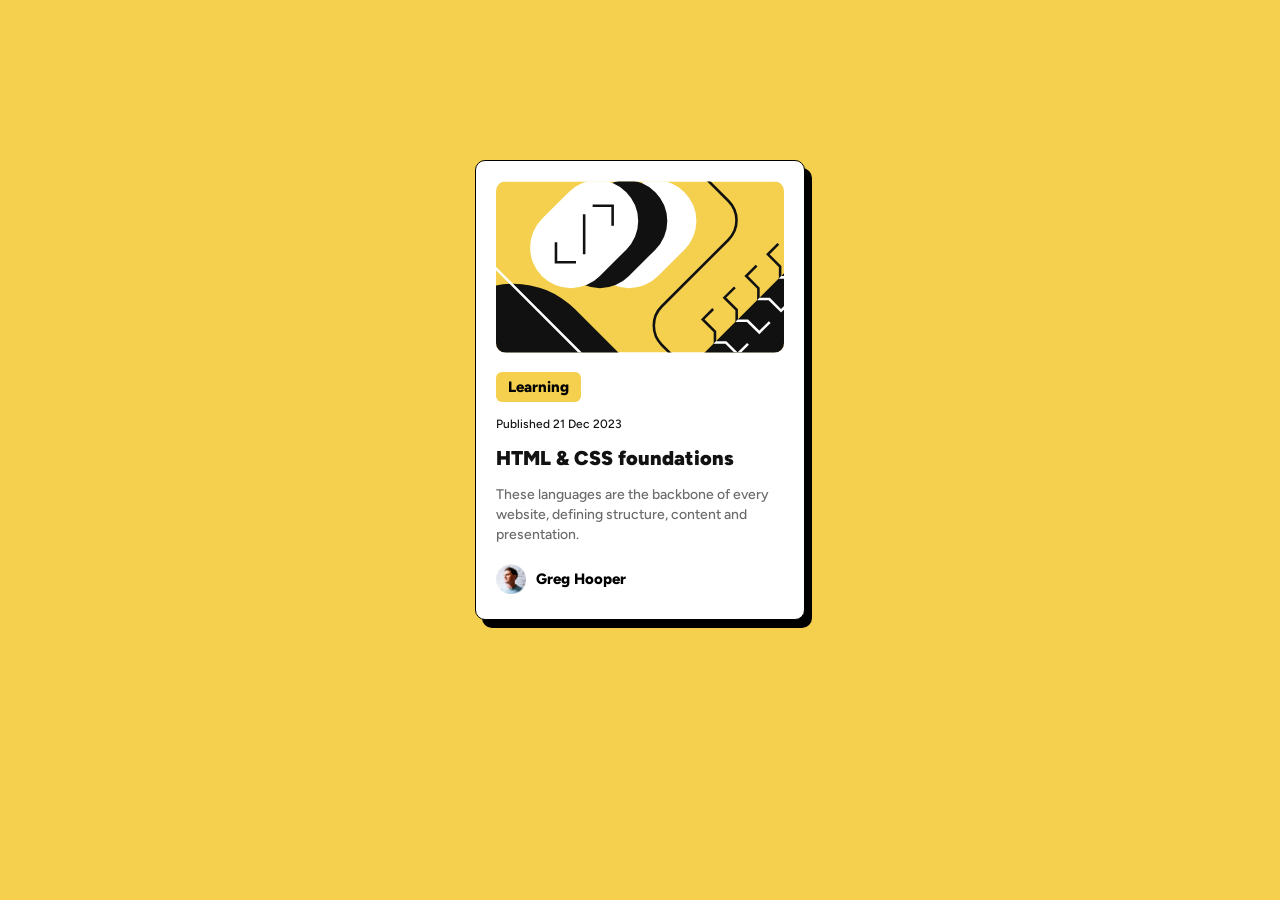
<file: index.html>
<!DOCTYPE html>
<html lang="en">
<head>
    <meta charset="UTF-8">
    <meta name="viewport" content="width=device-width, initial-scale=1.0">
    <link rel="preconnect" href="https://fonts.googleapis.com">
    <link rel="preconnect" href="https://fonts.gstatic.com" crossorigin>
    <link href="https://fonts.googleapis.com/css2?family=Figtree:ital,wght@0,300..900;1,300..900&family=Outfit:wght@100..900&display=swap" rel="stylesheet">
    <link rel="stylesheet" type="text/css" href="css/style.css">
    <title>Document</title>
</head>
<body>
    <main>
        <section class="container">
            <section class="imageIllustration">
                <div class="imageBackground">
                    <img src="images/illustration-article.svg" alt="Illustration" class="image">
                </div>
                <h3 class="button">Learning</h3>
                <p>Published 21 Dec 2023</p>
            </section>
            <article class="content">
                <h1 class="title">HTML & CSS foundations</h1>
                <p>These languages are the backbone of every website, defining structure, content and presentation.</p>
            </article>
            <footer class="userInfo">
                <img src="images/image-avatar.webp" alt="User Avatar">
                <p>Greg Hooper</p>
            </footer>
        </section> 
    </main>
</body>
</html>
</file>
<file: css/style.css>
html {
    font-size: 62.5%;
}
*,*::before,*::after {
    box-sizing: border-box;
    margin: 0;
    padding: 0;
}
body {
    font-family: "Figtree", sans-serif;
    font-size: 1.6rem;
    margin: 0;
    padding: 1rem;
    display: flex;
    justify-content: center;
    background-color: hsl(47, 88%, 63%);
}
.container {
    width: 33rem;
    height: 46rem;
    padding: 2rem;
    margin-top: 15rem;
    border: 1px solid hsl(0, 0%, 0%);
    border-radius: 1rem;
    display: flex;
    flex-direction: column;
    background-color: hsl(0, 0%, 100%);
    box-shadow: .7rem .8rem 0 0 rgba(0, 0, 0, 1);
}
.image{
    width: 100%;
    max-width: 100%;
    border-radius: 1rem;
}
.button {
    width: 8.5rem;
    height: 3rem;
    font-size: 1.5rem;
    font-weight: 800;
    text-align: center;
    padding: .6rem;
    margin: 1.5rem 0;
    background-color: hsl(47, 88%, 63%);
    border-radius: 0.6rem;
    cursor: pointer;
}
.imageIllustration p {
    font-size: 1.2rem;
    font-weight: 500;
    color: hsl(0, 0%, 7%);
}
.title {
    font-size: 2rem;
    font-weight: 900;
    margin: 1.5rem 0;
    color: hsl(0, 0%, 7%);
}
.title:hover {
    color: hsl(47, 88%, 63%);
    cursor: pointer;
}
.content p {
    font-size: 1.4rem;
    font-weight: 500;
    line-height: 2rem;
    color: hsl(0, 0%, 42%);
}
.userInfo {
    display: flex;
    align-items: center;
    gap: 1rem;
}
.userInfo img {
    width: 3rem;
    height: 3rem;
}
.userInfo p {
    font-size: 1.5rem;
    font-weight: 800;
    margin: 2.5rem 0;
}
</file>
